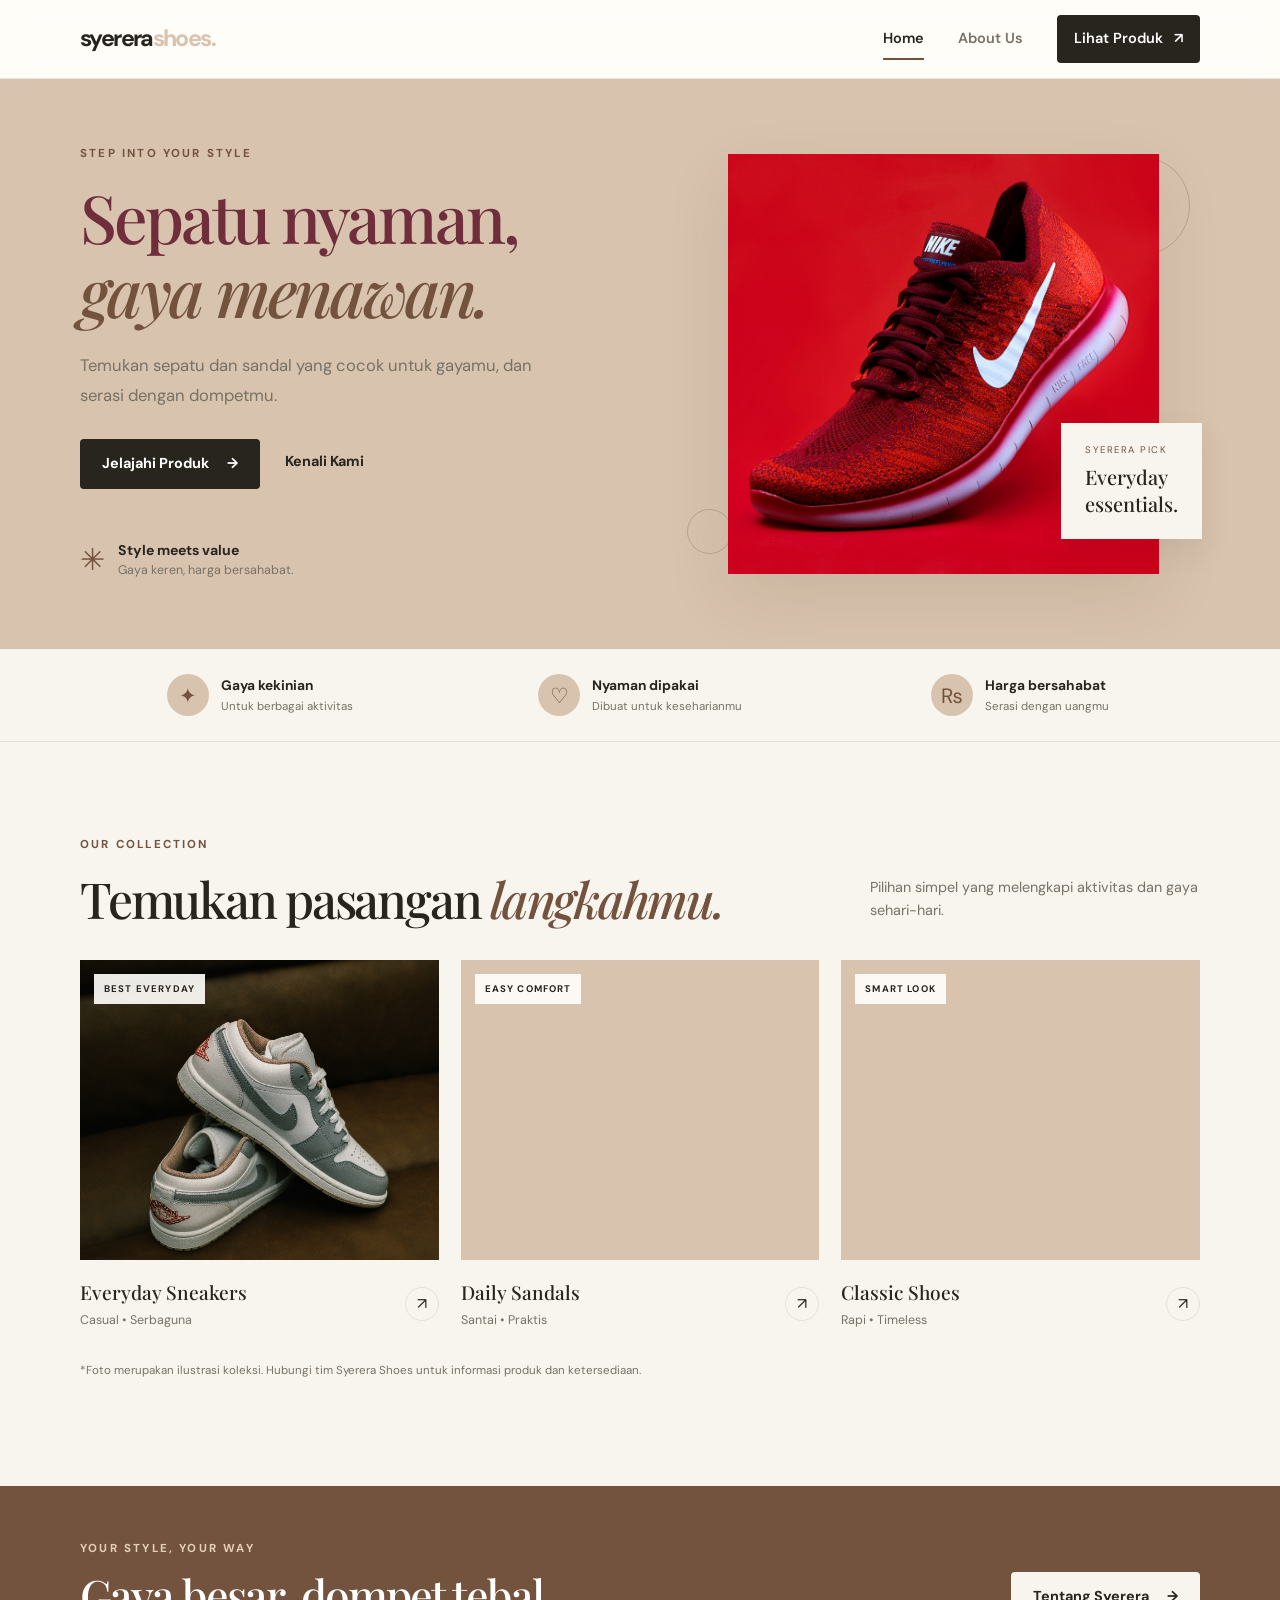
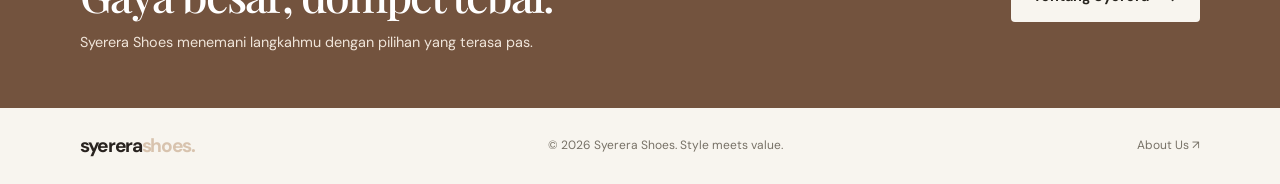
<file: index.html>
<!DOCTYPE html>
<html lang="id">
<head>
  <meta charset="UTF-8">
  <meta name="viewport" content="width=device-width, initial-scale=1.0">
  <meta name="description" content="Syerera Shoes menawarkan sepatu dan sandal stylish dengan kualitas yang serasi dengan uangmu.">
  <title>Syerera Shoes | Home</title>
  <link rel="stylesheet" href="style.css">
  <script src="script.js" defer></script>
</head>
<body>
  <header class="site-header">
    <nav class="navbar container" aria-label="Navigasi utama">
      <a class="logo" href="index.html" aria-label="Syerera Shoes, Home">syerera<span>shoes.</span></a>
      <button class="menu-toggle" type="button" aria-label="Buka menu" aria-expanded="false">☰</button>
      <div class="nav-links">
        <a class="active" href="index.html">Home</a>
        <a href="about.html">About Us</a>
        <a class="nav-cta" href="#produk">Lihat Produk <span aria-hidden="true">↗</span></a>
      </div>
    </nav>
  </header>

  <main>
    <section class="hero">
      <div class="container hero-grid">
        <div class="hero-copy">
          <p class="eyebrow">STEP INTO YOUR STYLE</p>
          <h1>Sepatu
        
                     nyaman,<br><span>gaya menawan.</span></h1>
          <p class="hero-description">Temukan sepatu dan sandal yang cocok untuk gayamu, dan serasi dengan dompetmu.</p>
          <div class="hero-actions">
            <a class="button button-dark" href="#produk">Jelajahi Produk <span aria-hidden="true">→</span></a>
            <a class="text-link" href="about.html">Kenali Kami</a>
          </div>
          <div class="hero-note"><span class="note-star">✳</span><span><strong>Style meets value</strong><br>Gaya keren, harga bersahabat.</span></div>
        </div>
        <div class="hero-visual">
          <div class="hero-image"></div>
          <div class="floating-tag"><span>SYERERA PICK</span><strong>Everyday<br>essentials.</strong></div>
          <span class="hero-circle circle-one"></span>
          <span class="hero-circle circle-two"></span>
        </div>
      </div>
    </section>

    <section class="benefits">
      <div class="container benefits-grid">
        <div><span class="benefit-icon">✦</span><span><strong>Gaya kekinian</strong><small>Untuk berbagai aktivitas</small></span></div>
        <div><span class="benefit-icon">♡</span><span><strong>Nyaman dipakai</strong><small>Dibuat untuk keseharianmu</small></span></div>
        <div><span class="benefit-icon">₨</span><span><strong>Harga bersahabat</strong><small>Serasi dengan uangmu</small></span></div>
      </div>
    </section>

    <section class="section container" id="produk">
      <div class="section-heading">
        <div><p class="eyebrow">OUR COLLECTION</p><h2>Temukan pasangan <span>langkahmu.</span></h2></div>
        <p>Pilihan simpel yang melengkapi aktivitas dan gaya sehari-hari.</p>
      </div>
      <div class="product-grid">
        <article class="product-card">
          <div class="product-image product-one"><span class="product-label">BEST EVERYDAY</span></div>
          <div class="product-info"><div><h3>Everyday Sneakers</h3><p>Casual • Serbaguna</p></div><span class="product-symbol">↗</span></div>
        </article>
        <article class="product-card">
          <div class="product-image product-two"><span class="product-label">EASY COMFORT</span></div>
          <div class="product-info"><div><h3>Daily Sandals</h3><p>Santai • Praktis</p></div><span class="product-symbol">↗</span></div>
        </article>
        <article class="product-card">
          <div class="product-image product-three"><span class="product-label">SMART LOOK</span></div>
          <div class="product-info"><div><h3>Classic Shoes</h3><p>Rapi • Timeless</p></div><span class="product-symbol">↗</span></div>
        </article>
      </div>
      <p class="product-disclaimer">*Foto merupakan ilustrasi koleksi. Hubungi tim Syerera Shoes untuk informasi produk dan ketersediaan.</p>
    </section>

    <section class="closing-cta">
      <div class="container closing-inner">
        <div><p class="eyebrow">YOUR STYLE, YOUR WAY</p><h2>Gaya besar, dompet tebal.</h2><p>Syerera Shoes menemani langkahmu dengan pilihan yang terasa pas.</p></div>
        <a class="button button-light" href="about.html">Tentang Syerera <span aria-hidden="true">→</span></a>
      </div>
    </section>
  </main>

  <footer class="footer">
    <div class="container footer-inner"><a class="logo" href="index.html">syerera<span>shoes.</span></a><p>© <span id="year"></span> Syerera Shoes. Style meets value.</p><a href="about.html">About Us ↗</a></div>
  </footer>
</body>
</html>
</file>
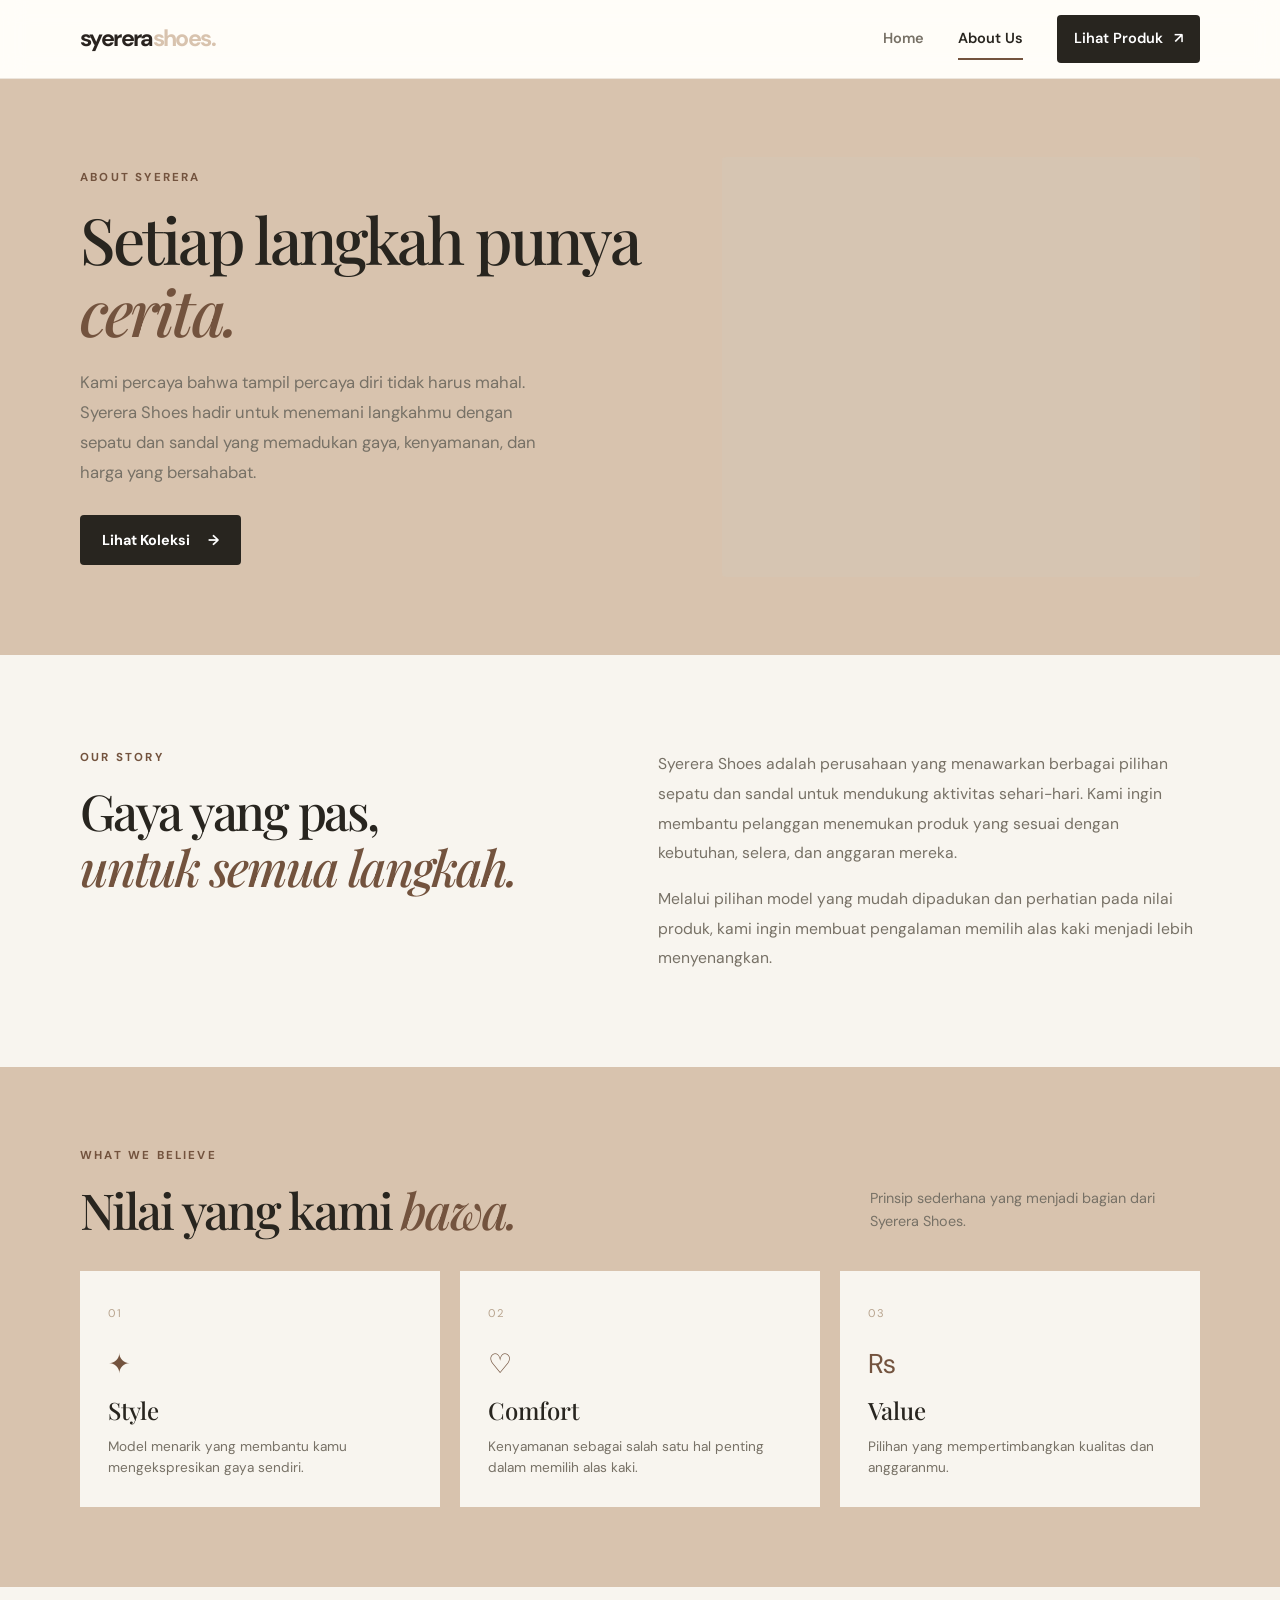
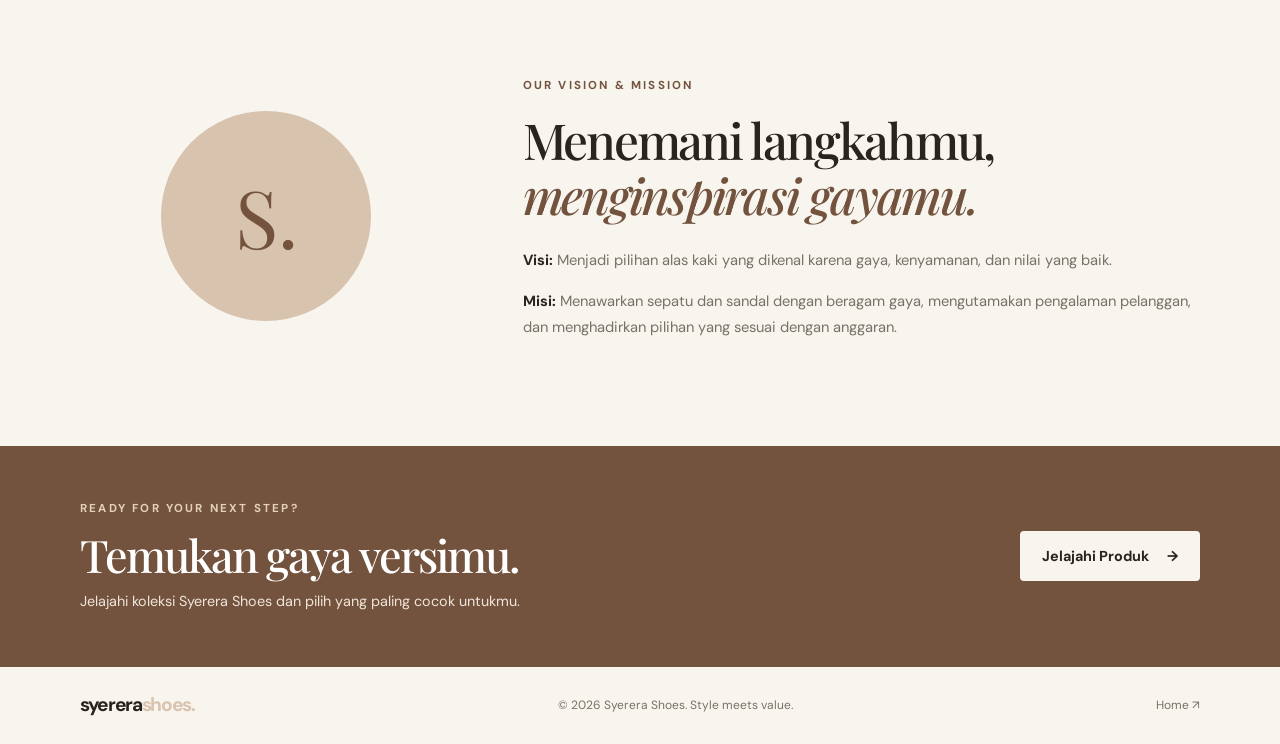
<file: about.html>
<!DOCTYPE html>
<html lang="id">
<head>
  <meta charset="UTF-8">
  <meta name="viewport" content="width=device-width, initial-scale=1.0">
  <meta name="description" content="Kenali Syerera Shoes, brand sepatu dan sandal dengan gaya menarik dan harga bersahabat.">
  <title>Syerera Shoes | About Us</title>
  <link rel="stylesheet" href="style.css">
  <script src="script.js" defer></script>
</head>
<body>
  <header class="site-header">
    <nav class="navbar container" aria-label="Navigasi utama">
      <a class="logo" href="index.html" aria-label="Syerera Shoes, Home">syerera<span>shoes.</span></a>
      <button class="menu-toggle" type="button" aria-label="Buka menu" aria-expanded="false">☰</button>
      <div class="nav-links">
        <a href="index.html">Home</a>
        <a class="active" href="about.html">About Us</a>
        <a class="nav-cta" href="index.html#produk">Lihat Produk <span aria-hidden="true">↗</span></a>
      </div>
    </nav>
  </header>

  <main>
    <section class="about-hero">
      <div class="container about-hero-grid">
        <div><p class="eyebrow">ABOUT SYERERA</p><h1>Setiap langkah punya <span>cerita.</span></h1><p class="hero-description">Kami percaya bahwa tampil percaya diri tidak harus mahal. Syerera Shoes hadir untuk menemani langkahmu dengan sepatu dan sandal yang memadukan gaya, kenyamanan, dan harga yang bersahabat.</p><a class="button button-dark" href="index.html#produk">Lihat Koleksi <span aria-hidden="true">→</span></a></div>
        <div class="about-image" role="img" aria-label="Koleksi sepatu dan sandal bernuansa netral"></div>
      </div>
    </section>

    <section class="section container">
      <div class="story-grid">
        <div><p class="eyebrow">OUR STORY</p><h2>Gaya yang pas,<br><span>untuk semua langkah.</span></h2></div>
        <div class="story-copy"><p>Syerera Shoes adalah perusahaan yang menawarkan berbagai pilihan sepatu dan sandal untuk mendukung aktivitas sehari-hari. Kami ingin membantu pelanggan menemukan produk yang sesuai dengan kebutuhan, selera, dan anggaran mereka.</p><p>Melalui pilihan model yang mudah dipadukan dan perhatian pada nilai produk, kami ingin membuat pengalaman memilih alas kaki menjadi lebih menyenangkan.</p></div>
      </div>
    </section>

    <section class="values-section">
      <div class="container">
        <div class="section-heading"><div><p class="eyebrow">WHAT WE BELIEVE</p><h2>Nilai yang kami <span>bawa.</span></h2></div><p>Prinsip sederhana yang menjadi bagian dari Syerera Shoes.</p></div>
        <div class="values-grid">
          <article class="value-card"><span class="value-number">01</span><span class="value-icon">✦</span><h3>Style</h3><p>Model menarik yang membantu kamu mengekspresikan gaya sendiri.</p></article>
          <article class="value-card"><span class="value-number">02</span><span class="value-icon">♡</span><h3>Comfort</h3><p>Kenyamanan sebagai salah satu hal penting dalam memilih alas kaki.</p></article>
          <article class="value-card"><span class="value-number">03</span><span class="value-icon">₨</span><h3>Value</h3><p>Pilihan yang mempertimbangkan kualitas dan anggaranmu.</p></article>
        </div>
      </div>
    </section>

    <section class="mission-section container">
      <div class="mission-mark">S.</div>
      <div><p class="eyebrow">OUR VISION & MISSION</p><h2>Menemani langkahmu,<br><span>menginspirasi gayamu.</span></h2><p><strong>Visi:</strong> Menjadi pilihan alas kaki yang dikenal karena gaya, kenyamanan, dan nilai yang baik.</p><p><strong>Misi:</strong> Menawarkan sepatu dan sandal dengan beragam gaya, mengutamakan pengalaman pelanggan, dan menghadirkan pilihan yang sesuai dengan anggaran.</p></div>
    </section>

    <section class="closing-cta">
      <div class="container closing-inner"><div><p class="eyebrow">READY FOR YOUR NEXT STEP?</p><h2>Temukan gaya versimu.</h2><p>Jelajahi koleksi Syerera Shoes dan pilih yang paling cocok untukmu.</p></div><a class="button button-light" href="index.html#produk">Jelajahi Produk <span aria-hidden="true">→</span></a></div>
    </section>
  </main>

  <footer class="footer">
    <div class="container footer-inner"><a class="logo" href="index.html">syerera<span>shoes.</span></a><p>© <span id="year"></span> Syerera Shoes. Style meets value.</p><a href="index.html">Home ↗</a></div>
  </footer>
</body>
</html>
</file>
<file: style.css>
@import url('https://fonts.googleapis.com/css2?family=DM+Sans:wght@400;500;600;700&family=Playfair+Display:wght@500;600;700&display=swap');
.hero h1 {
    color: #702D3C;
}
:root {
  --cream:#D8C3AE;
  --paper: #F8F5EF;
  --ink: #28251f;
  --muted: #777166;
  --brown: #73533e;
  --tan: #d8c1a4;
  --line: #e8e0d5;
  --serif: 'Playfair Display', Georgia, serif;
  --sans: 'DM Sans', Arial, sans-serif;
}
.logo {
    color: #29231F;
}

.logo span {
    color: #702D3C;
}
* {
  box-sizing: border-box;
}

html {
  scroll-behavior: smooth;
  scroll-padding-top: 90px;
}

body {
  margin: 0;
  background: var(--paper);
  color: var(--ink);
  font-family: var(--sans);
  line-height: 1.6;
}

a {
  color: inherit;
  text-decoration: none;
}

.container {
  width: min(1120px, calc(100% - 48px));
  margin-inline: auto;
}

.site-header {
  position: sticky;
  top: 0;
  z-index: 20;
  background: rgba(255, 253, 249, .94);
  backdrop-filter: blur(12px);
  border-bottom: 1px solid rgba(232, 224, 213, .8);
}

.navbar {
  min-height: 78px;
  display: flex;
  align-items: center;
  justify-content: space-between;
  gap: 28px;
}

.logo {
  font-weight: 700;
  font-size: 1.45rem;
  letter-spacing: -.07em;
}

.logo span {
  color: var(--cream);
}

.nav-links {
  display: flex;
  align-items: center;
  gap: 34px;
  font-size: .91rem;
  font-weight: 600;
}

.nav-links>a:not(.nav-cta) {
  color: var(--muted);
  transition: color .2s;
}

.nav-links>a:hover,
.nav-links>a.active {
  color: var(--ink);
}

.nav-links>a.active {
  position: relative;
}

.nav-links>a.active::after {
  content: '';
  position: absolute;
  left: 0;
  bottom: -9px;
  width: 100%;
  height: 2px;
  background: var(--brown);
}

.nav-cta {
  background: var(--ink);
  color: white;
  padding: 12px 17px;
  border-radius: 4px;
}

.nav-cta span {
  margin-left: 7px;
}

.menu-toggle {
  display: none;
  border: 0;
  background: transparent;
  font-size: 1.7rem;
  cursor: pointer;
  color: var(--ink);
}

.hero {
  background: var(--cream);
  overflow: hidden;
}

.hero-grid {
  min-height: 570px;
  display: grid;
  grid-template-columns: 1fr .92fr;
  align-items: center;
  gap: 50px;
  padding-block: 56px;
}

.eyebrow {
  margin: 0 0 16px;
  font-size: .72rem;
  letter-spacing: .19em;
  font-weight: 700;
  color: var(--brown);
}

h1,
h2,
h3,
p {
  margin-top: 0;
}

h1,
h2 {
  font-family: var(--serif);
  font-weight: 500;
  letter-spacing: -.045em;
  line-height: 1.12;
}

h1 {
  font-size: clamp(3rem, 5.2vw, 4.7rem);
  margin-bottom: 22px;
}

h1 span,
h2 span {
  color: var(--brown);
  font-style: italic;
}

.hero-description {
  max-width: 475px;
  color: var(--muted);
  font-size: 1.04rem;
  line-height: 1.8;
  margin-bottom: 28px;
}

.hero-actions {
  display: flex;
  align-items: center;
  gap: 25px;
  flex-wrap: wrap;
}

.button {
  display: inline-flex;
  align-items: center;
  justify-content: center;
  gap: 18px;
  min-height: 50px;
  padding: 0 22px;
  border-radius: 4px;
  font-size: .9rem;
  font-weight: 700;
  transition: transform .2s, background .2s;
}

.button:hover {
  transform: translateY(-2px);
}

.button-dark {
  color: white;
  background: var(--ink);
}

.button-dark:hover {
  background: var(--brown);
}

.text-link {
  font-size: .9rem;
  font-weight: 700;
  border-bottom: 1px solid var(--tan);
  padding-bottom: 4px;
}

.hero-note {
  display: flex;
  align-items: center;
  gap: 13px;
  margin-top: 48px;
  color: var(--muted);
  font-size: .78rem;
  line-height: 1.5;
}

.hero-note strong {
  color: var(--ink);
  font-size: .88rem;
}

.note-star {
  font-size: 1.9rem;
  color: var(--brown);
}

.hero-visual {
  min-height: 440px;
  position: relative;
  display: flex;
  align-items: center;
  justify-content: center;
}

.hero-image {
  width: 84%;
  height: 420px;
  background: #d7c5b0 url(sepatu.jpg) center center / cover no-repeat ; 
  position: relative;
  z-index: 1;
  box-shadow: 0 24px 60px #4b38221a;
}

.floating-tag {
  position: absolute;
  z-index: 2;
  right: -2px;
  bottom: 45px;
  background: var(--paper);
  padding: 19px 24px;
  box-shadow: 0 12px 30px #3b2a1c17;
}

.floating-tag span {
  display: block;
  font-size: .6rem;
  letter-spacing: .16em;
  color: var(--brown);
  margin-bottom: 7px;
}

.floating-tag strong {
  font-family: var(--serif);
  font-size: 1.25rem;
  line-height: 1.2;
  font-weight: 500;
}

.hero-circle {
  position: absolute;
  border: 1px solid #b8a48e;
  border-radius: 50%;
}

.circle-one {
  width: 100px;
  height: 100px;
  top: 12px;
  right: 10px;
}

.circle-two {
  width: 45px;
  height: 45px;
  bottom: 30px;
  left: 0;
}

.benefits {
  border-bottom: 1px solid var(--line);
}

.benefits-grid {
  display: grid;
  grid-template-columns: repeat(3, 1fr);
  padding-block: 25px;
  gap: 20px;
}

.benefits-grid>div {
  display: flex;
  justify-content: center;
  align-items: center;
  gap: 12px;
}

.benefit-icon {
  display: grid;
  place-items: center;
  width: 42px;
  height: 42px;
  border-radius: 50%;
  background: var(--cream);
  color: var(--brown);
  font-size: 1.3rem;
}

.benefits strong,
.benefits small {
  display: block;
}

.benefits strong {
  font-size: .86rem;
}

.benefits small {
  color: var(--muted);
  font-size: .72rem;
  margin-top: 2px;
}

.section {
  padding-block: 94px;
}

.section-heading {
  display: flex;
  justify-content: space-between;
  align-items: end;
  gap: 35px;
  margin-bottom: 34px;
}

.section-heading h2,
.story-grid h2,
.mission-section h2 {
  font-size: clamp(2.2rem, 4vw, 3.1rem);
  margin-bottom: 0;
}

.section-heading>p {
  max-width: 330px;
  color: var(--muted);
  font-size: .9rem;
  margin-bottom: 4px;
}

.product-grid {
  display: grid;
  grid-template-columns: repeat(3, 1fr);
  gap: 22px;
}

.product-card {
  min-width: 0;
}

.product-image {
  position: relative;
  min-height: 300px;
  background-color: var(--cream);
  background-position: center;
  background-size: cover;
}

.product-one {
  background-image: url(lala.jpg);
}

.product-two {
  background-image: url('https://images.unsplash.com/photo-1603487742131-4160ec999306?auto=format&fit=crop&w=800&q=80');
}

.product-three {
  background-image: url('https://images.unsplash.com/photo-1614252235316-8c857d38b5f4?auto=format&fit=crop&w=800&q=80');
}

.product-label {
  position: absolute;
  top: 14px;
  left: 14px;
  background: rgba(255, 253, 249, .92);
  padding: 7px 10px;
  font-size: .6rem;
  letter-spacing: .12em;
  font-weight: 700;
}

.product-info {
  display: flex;
  justify-content: space-between;
  align-items: center;
  padding: 17px 0;
}

.product-info h3 {
  font-family: var(--serif);
  font-size: 1.2rem;
  font-weight: 500;
  margin-bottom: 3px;
}

.product-info p {
  color: var(--muted);
  font-size: .78rem;
  margin-bottom: 0;
}

.product-symbol {
  width: 34px;
  height: 34px;
  display: grid;
  place-items: center;
  border: 1px solid var(--line);
  border-radius: 50%;
}

.product-disclaimer {
  color: var(--muted);
  font-size: .72rem;
  margin-top: 14px;
}

.closing-cta {
  background: var(--brown);
  color: white;
  padding-block: 54px;
}

.closing-inner {
  display: flex;
  align-items: center;
  justify-content: space-between;
  gap: 30px;
}

.closing-cta .eyebrow {
  color: #e5d0b8;
  margin-bottom: 12px;
}

.closing-cta h2 {
  font-size: clamp(2rem, 3.5vw, 2.8rem);
  margin-bottom: 10px;
}

.closing-cta p:not(.eyebrow) {
  color: #f0e5da;
  font-size: .9rem;
  margin-bottom: 0;
}

.button-light {
  background: var(--paper);
  color: var(--ink);
  white-space: nowrap;
}

.footer {
  padding-block: 23px;
  background: var(--paper);
}

.footer-inner {
  display: flex;
  justify-content: space-between;
  align-items: center;
  gap: 20px;
}

.footer .logo {
  font-size: 1.2rem;
}

.footer p,
.footer-inner>a:last-child {
  color: var(--muted);
  font-size: .75rem;
  margin: 0;
}

.about-hero {
  background: var(--cream);
}

.about-hero-grid {
  display: grid;
  grid-template-columns: 1fr .85fr;
  gap: 80px;
  align-items: center;
  padding-block: 78px;
}

.about-hero h1 {
  font-size: clamp(3rem, 5vw, 4.4rem);
}

.about-hero .hero-description {
  margin-bottom: 27px;
}

.about-image {
  height: 420px;
  background: #d6c5b2 url('https://images.unsplash.com/photo-1543163521-1bf539c55dd2?auto=format&fit=crop&w=1000&q=85') center/cover;
  border-radius: 4px;
}

.story-grid {
  display: grid;
  grid-template-columns: .9fr 1fr;
  gap: 90px;
}

.story-copy {
  color: var(--muted);
  font-size: .98rem;
  line-height: 1.9;
}

.story-copy p:last-child {
  margin-bottom: 0;
}

.values-section {
  background: var(--cream);
  padding-block: 80px;
}

.values-grid {
  display: grid;
  grid-template-columns: repeat(3, 1fr);
  gap: 20px;
}

.value-card {
  position: relative;
  background: var(--paper);
  padding: 28px;
  min-height: 220px;
}

.value-number {
  color: #b8a48e;
  font-size: .7rem;
  letter-spacing: .15em;
}

.value-icon {
  display: block;
  font-size: 1.7rem;
  color: var(--brown);
  margin-top: 17px;
}

.value-card h3 {
  font-family: var(--serif);
  font-size: 1.5rem;
  font-weight: 500;
  margin: 6px 0;
}

.value-card p {
  color: var(--muted);
  font-size: .85rem;
  margin-bottom: 0;
}

.mission-section {
  display: grid;
  grid-template-columns: .55fr 1fr;
  gap: 70px;
  align-items: center;
  padding-block: 90px;
}

.mission-mark {
  display: grid;
  place-items: center;
  width: 210px;
  height: 210px;
  background: var(--cream);
  color: var(--brown);
  border-radius: 50%;
  font-family: var(--serif);
  font-size: 5rem;
  justify-self: center;
}

.mission-section h2 {
  margin-bottom: 24px;
}

.mission-section p:not(.eyebrow) {
  color: var(--muted);
  font-size: .92rem;
  line-height: 1.8;
}

.mission-section p strong {
  color: var(--ink);
}

@media (max-width: 800px) {
  .container {
    width: min(100% - 36px, 620px);
  }

  .navbar {
    min-height: 70px;
  }

  .menu-toggle {
    display: block;
  }

  .nav-links {
    display: none;
    position: absolute;
    top: 70px;
    left: 0;
    right: 0;
    padding: 22px 24px 26px;
    background: var(--paper);
    border-bottom: 1px solid var(--line);
    flex-direction: column;
    align-items: stretch;
    gap: 22px;
  }

  .nav-links.open {
    display: flex;
  }

  .nav-links>a.active::after {
    display: none;
  }

  .nav-cta {
    text-align: center;
  }

  .hero-grid,
  .about-hero-grid {
    grid-template-columns: 1fr;
    gap: 26px;
    padding-block: 52px 35px;
  }

  .hero-grid {
    min-height: auto;
  }

  h1 {
    font-size: clamp(2.8rem, 11vw, 4rem);
  }

  .hero-visual {
    min-height: 350px;
  }

  .hero-image {
    height: 330px;
    width: 82%;
  }

  .floating-tag {
    right: 0;
    bottom: 20px;
  }

  .hero-note {
    margin-top: 30px;
  }

  .benefits-grid {
    grid-template-columns: 1fr;
    gap: 17px;
    padding-block: 23px;
  }

  .benefits-grid>div {
    justify-content: flex-start;
  }

  .section {
    padding-block: 65px;
  }

  .section-heading {
    display: block;
  }

  .section-heading>p {
    margin-top: 17px;
  }

  .product-grid {
    grid-template-columns: 1fr;
    gap: 18px;
  }

  .product-image {
    min-height: 330px;
  }

  .closing-inner {
    align-items: flex-start;
    flex-direction: column;
  }

  .footer-inner {
    flex-wrap: wrap;
  }

  .about-hero-grid {
    gap: 32px;
  }

  .about-image {
    height: 320px;
  }

  .story-grid,
  .mission-section {
    grid-template-columns: 1fr;
    gap: 28px;
  }

  .values-section {
    padding-block: 60px;
  }

  .values-grid {
    grid-template-columns: 1fr;
  }

  .value-card {
    min-height: 0;
  }

  .mission-section {
    padding-block: 65px;
  }

  .mission-mark {
    width: 145px;
    height: 145px;
    font-size: 3.8rem;
    justify-self: start;
  }
}

@media (max-width: 420px) {
  .container {
    width: calc(100% - 28px);
  }

  .hero-actions {
    gap: 18px;
  }

  .button {
    padding-inline: 16px;
  }

  .hero-visual {
    min-height: 300px;
  }

  .hero-image {
    height: 280px;
  }

  .floating-tag {
    padding: 14px 17px;
  }

  .product-image {
    min-height: 270px;
  }

  .footer-inner {
    flex-direction: column;
    align-items: flex-start;
    gap: 12px;
  }
}
</file>
